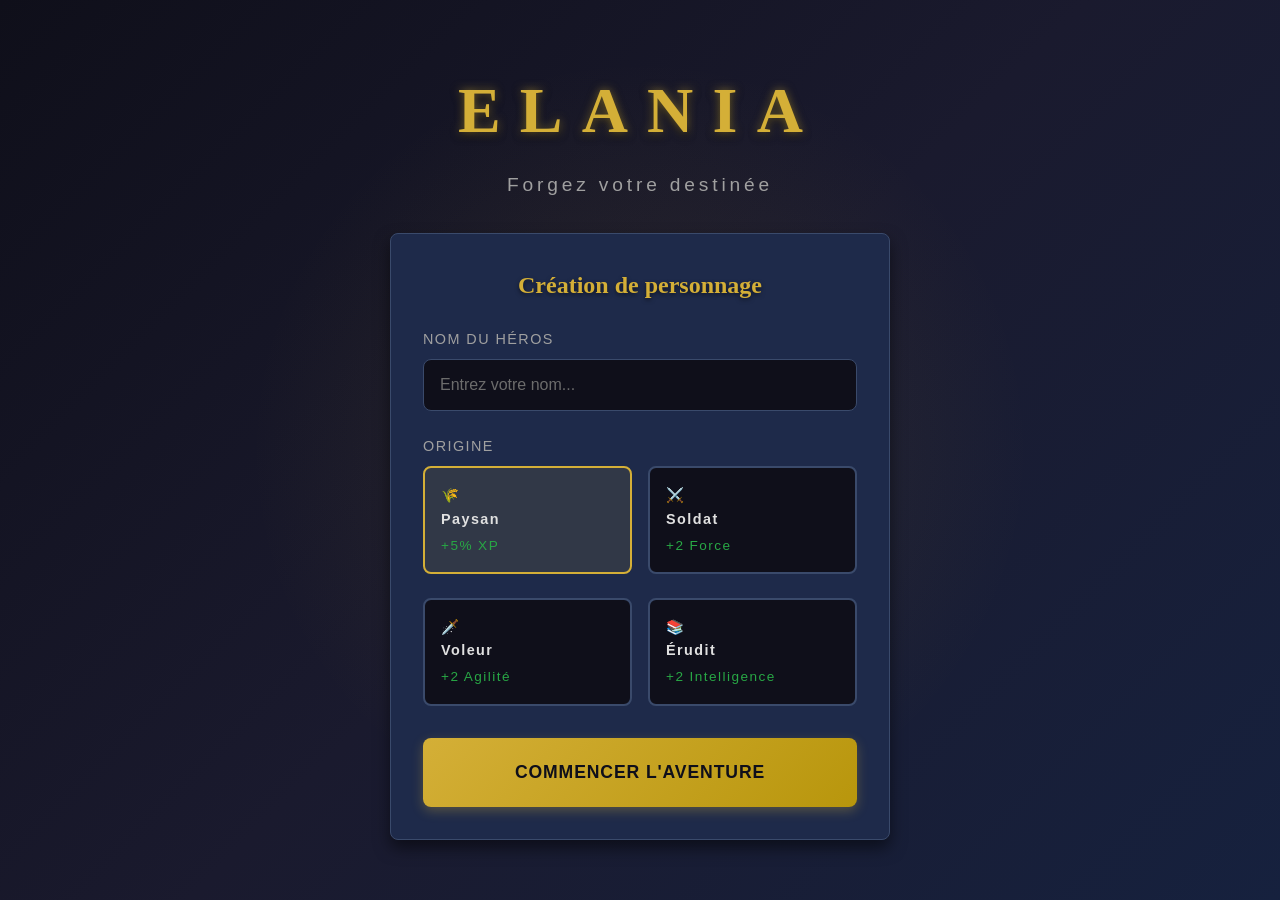
<file: index.html>
<!DOCTYPE html>
<html lang="fr">
<head>
  <meta charset="UTF-8">
  <meta name="viewport" content="width=device-width, initial-scale=1.0">
  <title>Elania - RPG Fantasy</title>
  <link rel="stylesheet" href="css/style.css">
  <link rel="stylesheet" href="css/components.css">
</head>
<body>
  <div class="title-screen">
    <h1 class="game-logo">ELANIA</h1>
    <p class="game-subtitle">Forgez votre destinée</p>

    <form class="creation-form" id="creation-form">
      <h3 class="text-center mb-3">Création de personnage</h3>

      <div class="form-group">
        <label for="character-name">Nom du héros</label>
        <input
          type="text"
          id="character-name"
          name="characterName"
          placeholder="Entrez votre nom..."
          maxlength="20"
          required
          autocomplete="off"
        >
      </div>

      <div class="form-group">
        <label>Origine</label>
        <div class="origin-options" id="origin-options">
          <!-- Les options seront générées par JavaScript -->
        </div>
      </div>

      <button type="submit" class="btn btn-primary btn-block btn-lg">
        Commencer l'aventure
      </button>
    </form>

    <p class="text-muted mt-3" id="existing-char-info" style="display: none;">
      <a href="game.html">Continuer avec votre personnage existant</a>
    </p>
  </div>

  <!-- Scripts -->
  <script src="js/utils/helpers.js"></script>
  <script src="js/utils/storage.js"></script>
  <script src="js/data/items.js"></script>
  <script src="js/data/sets.js"></script>
  <script src="js/systems/character.js"></script>
  <script src="js/systems/inventory.js"></script>
  <script src="js/systems/loot.js"></script>

  <script>
    // Générer les options d'origine
    function renderOriginOptions() {
      const container = document.getElementById('origin-options');
      let html = '';

      for (const [id, origin] of Object.entries(ORIGINS)) {
        html += `
          <div class="origin-option">
            <input
              type="radio"
              id="origin-${id}"
              name="origin"
              value="${id}"
              ${id === 'peasant' ? 'checked' : ''}
            >
            <label for="origin-${id}">
              <span class="origin-icon">${origin.icon}</span>
              <span class="origin-name">${origin.name}</span>
              <span class="origin-bonus">${origin.bonusText}</span>
            </label>
          </div>
        `;
      }

      container.innerHTML = html;
    }

    // Vérifier si un personnage existe déjà
    function checkExistingCharacter() {
      if (hasCharacter()) {
        document.getElementById('existing-char-info').style.display = 'block';
      }
    }

    // Gérer la soumission du formulaire
    function handleFormSubmit(e) {
      e.preventDefault();

      const name = document.getElementById('character-name').value.trim();
      const origin = document.querySelector('input[name="origin"]:checked')?.value || 'peasant';

      if (!name) {
        alert('Veuillez entrer un nom pour votre personnage.');
        return;
      }

      if (name.length < 2) {
        alert('Le nom doit contenir au moins 2 caractères.');
        return;
      }

      // Créer le personnage
      const character = createCharacter(name, origin);
      saveCharacter(character);

      // Initialiser l'inventaire vide
      Storage.saveInventory([]);
      Storage.saveEquipment({});

      // Donner un item de départ basé sur l'origine
      const starterItems = {
        peasant: { slot: 'chest', name: 'Tunique de paysan' },
        soldier: { slot: 'mainHand', name: 'Épée rouillée' },
        thief: { slot: 'mainHand', name: 'Dague émoussée' },
        scholar: { slot: 'mainHand', name: 'Bâton de novice' }
      };

      const starter = starterItems[origin];
      if (starter) {
        const item = generateItem(starter.slot, 1, 'common');
        if (item) {
          addToInventory(item);
        }
      }

      // Rediriger vers le jeu
      window.location.href = 'game.html';
    }

    // Initialisation
    document.addEventListener('DOMContentLoaded', () => {
      renderOriginOptions();
      checkExistingCharacter();

      document.getElementById('creation-form').addEventListener('submit', handleFormSubmit);
    });
  </script>
</body>
</html>
</file>
<file: css/style.css>
/* ==============================================
   ELANIA RPG - Styles Globaux
   ============================================== */

/* Variables CSS */
:root {
  /* Couleurs principales */
  --bg-primary: #1a1a2e;
  --bg-secondary: #16213e;
  --bg-tertiary: #0f0f1a;
  --bg-card: #1e2a4a;
  --bg-hover: #243152;

  /* Accents */
  --accent-gold: #d4af37;
  --accent-gold-light: #f4d160;
  --accent-gold-dark: #b8960c;

  /* Texte */
  --text-primary: #e0e0e0;
  --text-secondary: #a0a0a0;
  --text-muted: #6c6c6c;

  /* États */
  --danger: #dc3545;
  --success: #28a745;
  --warning: #ffc107;
  --info: #17a2b8;

  /* Couleurs de rareté */
  --rarity-common: #9d9d9d;
  --rarity-uncommon: #1eff00;
  --rarity-rare: #0070dd;
  --rarity-epic: #a335ee;
  --rarity-legendary: #ff8000;
  --rarity-mythic: #e6cc80;

  /* Typographie */
  --font-main: 'Segoe UI', Tahoma, Geneva, Verdana, sans-serif;
  --font-display: Georgia, 'Times New Roman', serif;

  /* Espacement */
  --spacing-xs: 0.25rem;
  --spacing-sm: 0.5rem;
  --spacing-md: 1rem;
  --spacing-lg: 1.5rem;
  --spacing-xl: 2rem;

  /* Bordures */
  --border-radius: 8px;
  --border-color: #3a4a6b;

  /* Ombres */
  --shadow-sm: 0 2px 4px rgba(0, 0, 0, 0.3);
  --shadow-md: 0 4px 8px rgba(0, 0, 0, 0.4);
  --shadow-lg: 0 8px 16px rgba(0, 0, 0, 0.5);

  /* Transitions */
  --transition-fast: 0.15s ease;
  --transition-normal: 0.3s ease;
}

/* Reset & Base */
*, *::before, *::after {
  box-sizing: border-box;
  margin: 0;
  padding: 0;
}

html {
  font-size: 16px;
  scroll-behavior: smooth;
}

body {
  font-family: var(--font-main);
  background: linear-gradient(135deg, var(--bg-tertiary) 0%, var(--bg-primary) 50%, var(--bg-secondary) 100%);
  color: var(--text-primary);
  min-height: 100vh;
  line-height: 1.6;
}

/* Liens */
a {
  color: var(--accent-gold);
  text-decoration: none;
  transition: color var(--transition-fast);
}

a:hover {
  color: var(--accent-gold-light);
}

/* Titres */
h1, h2, h3, h4, h5, h6 {
  font-family: var(--font-display);
  color: var(--accent-gold);
  margin-bottom: var(--spacing-md);
  text-shadow: 0 2px 4px rgba(0, 0, 0, 0.5);
}

h1 { font-size: 2.5rem; }
h2 { font-size: 2rem; }
h3 { font-size: 1.5rem; }
h4 { font-size: 1.25rem; }

/* Utilitaires */
.text-center { text-align: center; }
.text-gold { color: var(--accent-gold); }
.text-muted { color: var(--text-muted); }

.mt-1 { margin-top: var(--spacing-sm); }
.mt-2 { margin-top: var(--spacing-md); }
.mt-3 { margin-top: var(--spacing-lg); }
.mb-1 { margin-bottom: var(--spacing-sm); }
.mb-2 { margin-bottom: var(--spacing-md); }
.mb-3 { margin-bottom: var(--spacing-lg); }

/* Container */
.container {
  width: 100%;
  max-width: 1200px;
  margin: 0 auto;
  padding: 0 var(--spacing-md);
}

/* Grille flexible */
.flex { display: flex; }
.flex-center { justify-content: center; align-items: center; }
.flex-between { justify-content: space-between; }
.flex-column { flex-direction: column; }
.gap-1 { gap: var(--spacing-sm); }
.gap-2 { gap: var(--spacing-md); }
.gap-3 { gap: var(--spacing-lg); }

/* Scrollbar personnalisée */
::-webkit-scrollbar {
  width: 8px;
  height: 8px;
}

::-webkit-scrollbar-track {
  background: var(--bg-tertiary);
}

::-webkit-scrollbar-thumb {
  background: var(--border-color);
  border-radius: 4px;
}

::-webkit-scrollbar-thumb:hover {
  background: var(--accent-gold-dark);
}

/* Écran titre spécifique */
.title-screen {
  min-height: 100vh;
  display: flex;
  flex-direction: column;
  justify-content: center;
  align-items: center;
  padding: var(--spacing-xl);
  background:
    radial-gradient(circle at 50% 50%, rgba(212, 175, 55, 0.1) 0%, transparent 50%),
    linear-gradient(135deg, var(--bg-tertiary) 0%, var(--bg-primary) 50%, var(--bg-secondary) 100%);
}

.game-logo {
  font-family: var(--font-display);
  font-size: 4rem;
  color: var(--accent-gold);
  text-shadow:
    0 0 10px rgba(212, 175, 55, 0.5),
    0 4px 8px rgba(0, 0, 0, 0.5);
  letter-spacing: 0.3em;
  margin-bottom: var(--spacing-sm);
  animation: glow 3s ease-in-out infinite;
}

.game-subtitle {
  font-size: 1.2rem;
  color: var(--text-secondary);
  letter-spacing: 0.2em;
  margin-bottom: var(--spacing-xl);
}

@keyframes glow {
  0%, 100% { text-shadow: 0 0 10px rgba(212, 175, 55, 0.5), 0 4px 8px rgba(0, 0, 0, 0.5); }
  50% { text-shadow: 0 0 20px rgba(212, 175, 55, 0.8), 0 4px 8px rgba(0, 0, 0, 0.5); }
}

/* Formulaire de création */
.creation-form {
  background: var(--bg-card);
  border: 1px solid var(--border-color);
  border-radius: var(--border-radius);
  padding: var(--spacing-xl);
  width: 100%;
  max-width: 500px;
  box-shadow: var(--shadow-lg);
}

.form-group {
  margin-bottom: var(--spacing-lg);
}

.form-group label {
  display: block;
  margin-bottom: var(--spacing-sm);
  color: var(--text-secondary);
  font-size: 0.9rem;
  text-transform: uppercase;
  letter-spacing: 0.1em;
}

.form-group input[type="text"] {
  width: 100%;
  padding: var(--spacing-md);
  background: var(--bg-tertiary);
  border: 1px solid var(--border-color);
  border-radius: var(--border-radius);
  color: var(--text-primary);
  font-size: 1rem;
  transition: border-color var(--transition-fast), box-shadow var(--transition-fast);
}

.form-group input[type="text"]:focus {
  outline: none;
  border-color: var(--accent-gold);
  box-shadow: 0 0 0 3px rgba(212, 175, 55, 0.2);
}

.form-group input[type="text"]::placeholder {
  color: var(--text-muted);
}

/* Options d'origine */
.origin-options {
  display: grid;
  grid-template-columns: repeat(2, 1fr);
  gap: var(--spacing-md);
}

.origin-option {
  position: relative;
}

.origin-option input[type="radio"] {
  position: absolute;
  opacity: 0;
  width: 0;
  height: 0;
}

.origin-option label {
  display: flex;
  flex-direction: column;
  padding: var(--spacing-md);
  background: var(--bg-tertiary);
  border: 2px solid var(--border-color);
  border-radius: var(--border-radius);
  cursor: pointer;
  transition: all var(--transition-fast);
  text-transform: none;
}

.origin-option label:hover {
  border-color: var(--accent-gold-dark);
  background: var(--bg-hover);
}

.origin-option input[type="radio"]:checked + label {
  border-color: var(--accent-gold);
  background: rgba(212, 175, 55, 0.1);
}

.origin-name {
  font-weight: bold;
  color: var(--text-primary);
  margin-bottom: var(--spacing-xs);
}

.origin-bonus {
  font-size: 0.85rem;
  color: var(--success);
}

/* Responsive mobile */
@media (max-width: 480px) {
  .game-logo {
    font-size: 2.5rem;
    letter-spacing: 0.2em;
  }

  .game-subtitle {
    font-size: 1rem;
  }

  .creation-form {
    padding: var(--spacing-lg);
  }

  .origin-options {
    grid-template-columns: 1fr;
  }
}
</file>
<file: css/components.css>
/* ==============================================
   ELANIA RPG - Composants UI
   ============================================== */

/* ==============================================
   BOUTONS
   ============================================== */

.btn {
  display: inline-flex;
  align-items: center;
  justify-content: center;
  gap: var(--spacing-sm);
  padding: var(--spacing-md) var(--spacing-lg);
  font-family: var(--font-main);
  font-size: 1rem;
  font-weight: 600;
  text-transform: uppercase;
  letter-spacing: 0.05em;
  border: none;
  border-radius: var(--border-radius);
  cursor: pointer;
  transition: all var(--transition-fast);
  text-decoration: none;
}

.btn:disabled {
  opacity: 0.5;
  cursor: not-allowed;
}

/* Bouton principal (doré) */
.btn-primary {
  background: linear-gradient(135deg, var(--accent-gold) 0%, var(--accent-gold-dark) 100%);
  color: var(--bg-tertiary);
  box-shadow: 0 4px 12px rgba(212, 175, 55, 0.3);
}

.btn-primary:hover:not(:disabled) {
  background: linear-gradient(135deg, var(--accent-gold-light) 0%, var(--accent-gold) 100%);
  box-shadow: 0 6px 16px rgba(212, 175, 55, 0.4);
  transform: translateY(-2px);
}

.btn-primary:active:not(:disabled) {
  transform: translateY(0);
  box-shadow: 0 2px 8px rgba(212, 175, 55, 0.3);
}

/* Bouton secondaire */
.btn-secondary {
  background: var(--bg-tertiary);
  color: var(--text-primary);
  border: 1px solid var(--border-color);
}

.btn-secondary:hover:not(:disabled) {
  background: var(--bg-hover);
  border-color: var(--accent-gold-dark);
}

/* Bouton danger */
.btn-danger {
  background: var(--danger);
  color: white;
}

.btn-danger:hover:not(:disabled) {
  background: #c82333;
}

/* Bouton succès */
.btn-success {
  background: var(--success);
  color: white;
}

.btn-success:hover:not(:disabled) {
  background: #218838;
}

/* Tailles de boutons */
.btn-sm {
  padding: var(--spacing-sm) var(--spacing-md);
  font-size: 0.85rem;
}

.btn-lg {
  padding: var(--spacing-lg) var(--spacing-xl);
  font-size: 1.1rem;
}

.btn-block {
  width: 100%;
}

/* ==============================================
   CARDS
   ============================================== */

.card {
  background: var(--bg-card);
  border: 1px solid var(--border-color);
  border-radius: var(--border-radius);
  padding: var(--spacing-lg);
  box-shadow: var(--shadow-md);
  transition: all var(--transition-normal);
}

.card-clickable {
  cursor: pointer;
}

.card-clickable:hover {
  border-color: var(--accent-gold-dark);
  box-shadow: var(--shadow-lg);
  transform: translateY(-2px);
}

.card-header {
  display: flex;
  justify-content: space-between;
  align-items: center;
  padding-bottom: var(--spacing-md);
  margin-bottom: var(--spacing-md);
  border-bottom: 1px solid var(--border-color);
}

.card-title {
  font-family: var(--font-display);
  font-size: 1.25rem;
  color: var(--accent-gold);
  margin: 0;
}

.card-body {
  color: var(--text-secondary);
}

.card-footer {
  padding-top: var(--spacing-md);
  margin-top: var(--spacing-md);
  border-top: 1px solid var(--border-color);
}

/* ==============================================
   MODALS
   ============================================== */

.modal-overlay {
  position: fixed;
  top: 0;
  left: 0;
  width: 100%;
  height: 100%;
  background: rgba(0, 0, 0, 0.8);
  display: flex;
  justify-content: center;
  align-items: center;
  z-index: 1000;
  opacity: 0;
  visibility: hidden;
  transition: all var(--transition-normal);
}

.modal-overlay.active {
  opacity: 1;
  visibility: visible;
}

.modal {
  background: var(--bg-card);
  border: 1px solid var(--border-color);
  border-radius: var(--border-radius);
  width: 90%;
  max-width: 600px;
  max-height: 90vh;
  overflow-y: auto;
  box-shadow: var(--shadow-lg);
  transform: scale(0.9);
  transition: transform var(--transition-normal);
}

.modal-overlay.active .modal {
  transform: scale(1);
}

.modal-header {
  display: flex;
  justify-content: space-between;
  align-items: center;
  padding: var(--spacing-lg);
  border-bottom: 1px solid var(--border-color);
}

.modal-title {
  font-family: var(--font-display);
  font-size: 1.5rem;
  color: var(--accent-gold);
  margin: 0;
}

.modal-close {
  background: none;
  border: none;
  color: var(--text-secondary);
  font-size: 1.5rem;
  cursor: pointer;
  padding: var(--spacing-sm);
  line-height: 1;
  transition: color var(--transition-fast);
}

.modal-close:hover {
  color: var(--danger);
}

.modal-body {
  padding: var(--spacing-lg);
}

.modal-footer {
  display: flex;
  justify-content: flex-end;
  gap: var(--spacing-md);
  padding: var(--spacing-lg);
  border-top: 1px solid var(--border-color);
}

/* ==============================================
   BARRES DE PROGRESSION
   ============================================== */

.progress-bar {
  width: 100%;
  height: 20px;
  background: var(--bg-tertiary);
  border-radius: 10px;
  overflow: hidden;
  position: relative;
}

.progress-fill {
  height: 100%;
  background: linear-gradient(90deg, var(--accent-gold-dark), var(--accent-gold));
  transition: width var(--transition-normal);
  position: relative;
}

.progress-fill::after {
  content: '';
  position: absolute;
  top: 0;
  left: 0;
  right: 0;
  bottom: 0;
  background: linear-gradient(
    90deg,
    transparent 0%,
    rgba(255, 255, 255, 0.2) 50%,
    transparent 100%
  );
  animation: shimmer 2s infinite;
}

@keyframes shimmer {
  0% { transform: translateX(-100%); }
  100% { transform: translateX(100%); }
}

.progress-text {
  position: absolute;
  top: 50%;
  left: 50%;
  transform: translate(-50%, -50%);
  font-size: 0.75rem;
  font-weight: bold;
  color: white;
  text-shadow: 0 1px 2px rgba(0, 0, 0, 0.5);
}

/* Barre de vie */
.health-bar .progress-fill {
  background: linear-gradient(90deg, #c0392b, #e74c3c);
}

/* Barre d'expérience */
.xp-bar .progress-fill {
  background: linear-gradient(90deg, #2980b9, #3498db);
}

/* ==============================================
   BADGES & TAGS
   ============================================== */

.badge {
  display: inline-block;
  padding: var(--spacing-xs) var(--spacing-sm);
  font-size: 0.75rem;
  font-weight: bold;
  text-transform: uppercase;
  border-radius: 4px;
  letter-spacing: 0.05em;
}

.badge-level {
  background: var(--accent-gold);
  color: var(--bg-tertiary);
}

/* Badges de rareté */
.badge-common { background: var(--rarity-common); color: white; }
.badge-uncommon { background: var(--rarity-uncommon); color: var(--bg-tertiary); }
.badge-rare { background: var(--rarity-rare); color: white; }
.badge-epic { background: var(--rarity-epic); color: white; }
.badge-legendary { background: var(--rarity-legendary); color: var(--bg-tertiary); }
.badge-mythic { background: var(--rarity-mythic); color: var(--bg-tertiary); }

/* ==============================================
   STATS DISPLAY
   ============================================== */

.stat-row {
  display: flex;
  justify-content: space-between;
  align-items: center;
  padding: var(--spacing-sm) 0;
  border-bottom: 1px solid rgba(255, 255, 255, 0.05);
}

.stat-row:last-child {
  border-bottom: none;
}

.stat-name {
  color: var(--text-secondary);
  font-size: 0.9rem;
}

.stat-value {
  color: var(--text-primary);
  font-weight: bold;
}

.stat-value.positive {
  color: var(--success);
}

.stat-value.negative {
  color: var(--danger);
}

/* ==============================================
   TOOLTIPS
   ============================================== */

.tooltip {
  position: absolute;
  background: var(--bg-tertiary);
  border: 1px solid var(--border-color);
  border-radius: var(--border-radius);
  padding: var(--spacing-md);
  z-index: 100;
  box-shadow: var(--shadow-lg);
  pointer-events: none;
  opacity: 0;
  transition: opacity var(--transition-fast);
  min-width: 200px;
  max-width: 300px;
}

.tooltip.visible {
  opacity: 1;
}

.tooltip-title {
  font-weight: bold;
  margin-bottom: var(--spacing-sm);
}

.tooltip-desc {
  font-size: 0.85rem;
  color: var(--text-secondary);
}

/* ==============================================
   NOTIFICATIONS / TOASTS
   ============================================== */

.toast-container {
  position: fixed;
  top: var(--spacing-lg);
  right: var(--spacing-lg);
  z-index: 2000;
  display: flex;
  flex-direction: column;
  gap: var(--spacing-sm);
}

.toast {
  background: var(--bg-card);
  border: 1px solid var(--border-color);
  border-radius: var(--border-radius);
  padding: var(--spacing-md) var(--spacing-lg);
  box-shadow: var(--shadow-lg);
  display: flex;
  align-items: center;
  gap: var(--spacing-md);
  animation: slideIn 0.3s ease;
  min-width: 250px;
}

.toast.success { border-left: 4px solid var(--success); }
.toast.error { border-left: 4px solid var(--danger); }
.toast.warning { border-left: 4px solid var(--warning); }
.toast.info { border-left: 4px solid var(--info); }

.toast-icon {
  font-size: 1.25rem;
}

.toast-message {
  flex: 1;
  color: var(--text-primary);
}

@keyframes slideIn {
  from {
    transform: translateX(100%);
    opacity: 0;
  }
  to {
    transform: translateX(0);
    opacity: 1;
  }
}

@keyframes slideOut {
  from {
    transform: translateX(0);
    opacity: 1;
  }
  to {
    transform: translateX(100%);
    opacity: 0;
  }
}

.toast.hiding {
  animation: slideOut 0.3s ease forwards;
}

/* ==============================================
   RESPONSIVE
   ============================================== */

@media (max-width: 480px) {
  .modal {
    width: 95%;
    max-height: 85vh;
  }

  .btn {
    padding: var(--spacing-sm) var(--spacing-md);
  }

  .toast-container {
    top: var(--spacing-sm);
    right: var(--spacing-sm);
    left: var(--spacing-sm);
  }

  .toast {
    min-width: auto;
  }
}
</file>
<file: css/game.css>
/* ==============================================
   ELANIA RPG - Styles du Jeu
   ============================================== */

/* ==============================================
   LAYOUT PRINCIPAL
   ============================================== */

.game-container {
  min-height: 100vh;
  display: flex;
  flex-direction: column;
}

/* Header */
.game-header {
  background: var(--bg-tertiary);
  border-bottom: 2px solid var(--accent-gold-dark);
  padding: var(--spacing-md) var(--spacing-lg);
  display: flex;
  justify-content: space-between;
  align-items: center;
  position: sticky;
  top: 0;
  z-index: 100;
}

.game-header .logo {
  font-family: var(--font-display);
  font-size: 1.5rem;
  color: var(--accent-gold);
  text-shadow: 0 0 10px rgba(212, 175, 55, 0.3);
}

.header-info {
  display: flex;
  align-items: center;
  gap: var(--spacing-lg);
}

.gold-display {
  display: flex;
  align-items: center;
  gap: var(--spacing-sm);
  color: var(--accent-gold);
  font-weight: bold;
}

.gold-icon {
  font-size: 1.2rem;
}

.settings-btn {
  background: none;
  border: none;
  color: var(--text-secondary);
  font-size: 1.5rem;
  cursor: pointer;
  padding: var(--spacing-sm);
  transition: color var(--transition-fast);
}

.settings-btn:hover {
  color: var(--accent-gold);
}

/* Navigation */
.game-nav {
  background: var(--bg-secondary);
  border-bottom: 1px solid var(--border-color);
  display: flex;
  overflow-x: auto;
}

.nav-btn {
  flex: 1;
  min-width: 100px;
  padding: var(--spacing-md) var(--spacing-lg);
  background: none;
  border: none;
  color: var(--text-secondary);
  font-size: 0.9rem;
  font-weight: 600;
  text-transform: uppercase;
  letter-spacing: 0.05em;
  cursor: pointer;
  transition: all var(--transition-fast);
  position: relative;
}

.nav-btn:hover {
  color: var(--text-primary);
  background: rgba(255, 255, 255, 0.05);
}

.nav-btn.active {
  color: var(--accent-gold);
  background: rgba(212, 175, 55, 0.1);
}

.nav-btn.active::after {
  content: '';
  position: absolute;
  bottom: 0;
  left: 0;
  right: 0;
  height: 3px;
  background: var(--accent-gold);
}

/* Contenu principal */
.game-content {
  flex: 1;
  padding: var(--spacing-lg);
  overflow-y: auto;
}

.screen {
  display: none;
  animation: fadeIn 0.3s ease;
}

.screen.active {
  display: block;
}

@keyframes fadeIn {
  from { opacity: 0; transform: translateY(10px); }
  to { opacity: 1; transform: translateY(0); }
}

/* ==============================================
   ÉCRAN PERSONNAGE
   ============================================== */

.character-screen {
  display: grid;
  grid-template-columns: 1fr 1fr;
  gap: var(--spacing-lg);
  max-width: 1000px;
  margin: 0 auto;
}

/* Section Stats */
.stats-section {
  display: flex;
  flex-direction: column;
  gap: var(--spacing-md);
}

.character-header {
  display: flex;
  align-items: center;
  gap: var(--spacing-lg);
  margin-bottom: var(--spacing-md);
}

.character-avatar {
  width: 80px;
  height: 80px;
  background: var(--bg-tertiary);
  border: 3px solid var(--accent-gold);
  border-radius: 50%;
  display: flex;
  align-items: center;
  justify-content: center;
  font-size: 2.5rem;
}

.character-info h2 {
  margin-bottom: var(--spacing-xs);
  font-size: 1.5rem;
}

.character-level {
  display: flex;
  align-items: center;
  gap: var(--spacing-sm);
}

.level-badge {
  background: var(--accent-gold);
  color: var(--bg-tertiary);
  padding: var(--spacing-xs) var(--spacing-sm);
  border-radius: 4px;
  font-weight: bold;
  font-size: 0.85rem;
}

.character-origin {
  color: var(--text-secondary);
  font-size: 0.9rem;
}

/* Barres de ressources */
.resource-bars {
  display: flex;
  flex-direction: column;
  gap: var(--spacing-sm);
}

.resource-bar {
  display: flex;
  flex-direction: column;
  gap: var(--spacing-xs);
}

.resource-label {
  display: flex;
  justify-content: space-between;
  font-size: 0.85rem;
}

.resource-name {
  color: var(--text-secondary);
}

.resource-value {
  color: var(--text-primary);
  font-weight: bold;
}

/* Stats principales */
.main-stats {
  display: grid;
  grid-template-columns: repeat(2, 1fr);
  gap: var(--spacing-md);
}

.stat-box {
  background: var(--bg-tertiary);
  border: 1px solid var(--border-color);
  border-radius: var(--border-radius);
  padding: var(--spacing-md);
  text-align: center;
  transition: all var(--transition-fast);
}

.stat-box:hover {
  border-color: var(--accent-gold-dark);
}

.stat-box .stat-name {
  display: block;
  font-size: 0.8rem;
  text-transform: uppercase;
  color: var(--text-secondary);
  margin-bottom: var(--spacing-xs);
}

.stat-box .stat-value {
  font-size: 1.5rem;
  color: var(--accent-gold);
  font-weight: bold;
}

.stat-box .stat-base {
  font-size: 0.75rem;
  color: var(--text-muted);
}

/* Points de stats disponibles */
.stat-points-available {
  background: linear-gradient(135deg, rgba(212, 175, 55, 0.2), rgba(212, 175, 55, 0.1));
  border: 1px solid var(--accent-gold);
  border-radius: var(--border-radius);
  padding: var(--spacing-md);
  text-align: center;
}

.stat-points-available span {
  color: var(--accent-gold);
  font-size: 1.25rem;
  font-weight: bold;
}

.stat-controls {
  display: flex;
  align-items: center;
  gap: var(--spacing-sm);
  margin-top: var(--spacing-sm);
}

.stat-btn {
  width: 28px;
  height: 28px;
  border-radius: 50%;
  border: 1px solid var(--border-color);
  background: var(--bg-card);
  color: var(--text-primary);
  font-size: 1rem;
  cursor: pointer;
  display: flex;
  align-items: center;
  justify-content: center;
  transition: all var(--transition-fast);
}

.stat-btn:hover:not(:disabled) {
  background: var(--accent-gold);
  color: var(--bg-tertiary);
  border-color: var(--accent-gold);
}

.stat-btn:disabled {
  opacity: 0.3;
  cursor: not-allowed;
}

/* Stats dérivées */
.derived-stats {
  display: grid;
  grid-template-columns: repeat(2, 1fr);
  gap: var(--spacing-sm);
}

.derived-stat {
  display: flex;
  justify-content: space-between;
  padding: var(--spacing-sm);
  background: rgba(0, 0, 0, 0.2);
  border-radius: 4px;
}

.derived-stat .stat-name {
  font-size: 0.8rem;
}

.derived-stat .stat-value {
  font-size: 0.9rem;
}

/* ==============================================
   SECTION ÉQUIPEMENT
   ============================================== */

.equipment-section {
  display: flex;
  flex-direction: column;
  gap: var(--spacing-md);
}

.equipment-grid {
  display: grid;
  grid-template-columns: repeat(2, 1fr);
  gap: var(--spacing-md);
}

.equipment-slot {
  background: var(--bg-tertiary);
  border: 2px dashed var(--border-color);
  border-radius: var(--border-radius);
  padding: var(--spacing-md);
  min-height: 80px;
  display: flex;
  flex-direction: column;
  align-items: center;
  justify-content: center;
  cursor: pointer;
  transition: all var(--transition-fast);
  position: relative;
}

.equipment-slot:hover {
  border-color: var(--accent-gold-dark);
  background: var(--bg-hover);
}

.equipment-slot.equipped {
  border-style: solid;
  border-color: var(--border-color);
}

.equipment-slot.equipped:hover {
  border-color: var(--accent-gold);
}

.slot-label {
  font-size: 0.75rem;
  color: var(--text-muted);
  text-transform: uppercase;
  margin-bottom: var(--spacing-xs);
}

.slot-icon {
  font-size: 1.5rem;
  color: var(--text-muted);
}

.slot-item {
  text-align: center;
}

.slot-item-name {
  font-size: 0.85rem;
  font-weight: bold;
}

/* Couleurs de rareté pour les items */
.rarity-common { color: var(--rarity-common); }
.rarity-uncommon { color: var(--rarity-uncommon); }
.rarity-rare { color: var(--rarity-rare); }
.rarity-epic { color: var(--rarity-epic); }
.rarity-legendary { color: var(--rarity-legendary); }
.rarity-mythic { color: var(--rarity-mythic); }

/* ==============================================
   ÉCRAN CARTE / EXPÉDITIONS
   ============================================== */

.map-screen {
  max-width: 800px;
  margin: 0 auto;
}

.zones-list {
  display: flex;
  flex-direction: column;
  gap: var(--spacing-md);
}

.zone-card {
  display: flex;
  gap: var(--spacing-lg);
  align-items: center;
}

.zone-icon {
  width: 60px;
  height: 60px;
  background: var(--bg-tertiary);
  border: 2px solid var(--border-color);
  border-radius: var(--border-radius);
  display: flex;
  align-items: center;
  justify-content: center;
  font-size: 1.5rem;
}

.zone-info {
  flex: 1;
}

.zone-name {
  font-weight: bold;
  color: var(--text-primary);
  margin-bottom: var(--spacing-xs);
}

.zone-level {
  font-size: 0.85rem;
  color: var(--accent-gold);
}

.zone-desc {
  font-size: 0.85rem;
  color: var(--text-secondary);
  margin-top: var(--spacing-xs);
}

.zone-actions {
  display: flex;
  flex-direction: column;
  gap: var(--spacing-sm);
  align-items: flex-end;
}

.expedition-timer {
  font-size: 0.9rem;
  color: var(--warning);
  font-weight: bold;
}

/* ==============================================
   ÉCRAN ARÈNE
   ============================================== */

.arena-screen {
  max-width: 800px;
  margin: 0 auto;
}

.arena-header {
  display: flex;
  justify-content: space-between;
  align-items: center;
  margin-bottom: var(--spacing-lg);
}

.arena-points {
  display: flex;
  align-items: center;
  gap: var(--spacing-sm);
  color: var(--accent-gold);
}

.fights-remaining {
  color: var(--text-secondary);
}

.opponents-list {
  display: flex;
  flex-direction: column;
  gap: var(--spacing-md);
}

.opponent-card {
  display: flex;
  gap: var(--spacing-lg);
  align-items: center;
}

.opponent-avatar {
  width: 50px;
  height: 50px;
  background: var(--bg-tertiary);
  border: 2px solid var(--border-color);
  border-radius: 50%;
  display: flex;
  align-items: center;
  justify-content: center;
  font-size: 1.25rem;
}

.opponent-info {
  flex: 1;
}

.opponent-name {
  font-weight: bold;
  color: var(--text-primary);
}

.opponent-level {
  font-size: 0.85rem;
  color: var(--text-secondary);
}

/* ==============================================
   ÉCRAN INVENTAIRE
   ============================================== */

.inventory-screen {
  max-width: 1000px;
  margin: 0 auto;
}

.inventory-header {
  display: flex;
  justify-content: space-between;
  align-items: center;
  margin-bottom: var(--spacing-lg);
  flex-wrap: wrap;
  gap: var(--spacing-md);
}

.inventory-filters {
  display: flex;
  gap: var(--spacing-sm);
  flex-wrap: wrap;
}

.filter-btn {
  padding: var(--spacing-sm) var(--spacing-md);
  background: var(--bg-tertiary);
  border: 1px solid var(--border-color);
  border-radius: var(--border-radius);
  color: var(--text-secondary);
  font-size: 0.85rem;
  cursor: pointer;
  transition: all var(--transition-fast);
}

.filter-btn:hover {
  border-color: var(--accent-gold-dark);
  color: var(--text-primary);
}

.filter-btn.active {
  border-color: var(--accent-gold);
  color: var(--accent-gold);
  background: rgba(212, 175, 55, 0.1);
}

.inventory-grid {
  display: grid;
  grid-template-columns: repeat(auto-fill, minmax(80px, 1fr));
  gap: var(--spacing-sm);
}

.inventory-slot {
  aspect-ratio: 1;
  background: var(--bg-tertiary);
  border: 2px solid var(--border-color);
  border-radius: var(--border-radius);
  display: flex;
  align-items: center;
  justify-content: center;
  cursor: pointer;
  transition: all var(--transition-fast);
  position: relative;
}

.inventory-slot:hover {
  border-color: var(--accent-gold-dark);
  transform: scale(1.05);
}

.inventory-slot.empty {
  border-style: dashed;
  cursor: default;
}

.inventory-slot.empty:hover {
  transform: none;
}

/* Bordure de rareté */
.inventory-slot.rarity-common { border-color: var(--rarity-common); }
.inventory-slot.rarity-uncommon { border-color: var(--rarity-uncommon); }
.inventory-slot.rarity-rare { border-color: var(--rarity-rare); }
.inventory-slot.rarity-epic { border-color: var(--rarity-epic); }
.inventory-slot.rarity-legendary { border-color: var(--rarity-legendary); }
.inventory-slot.rarity-mythic { border-color: var(--rarity-mythic); }

.inventory-item-icon {
  font-size: 1.5rem;
}

/* ==============================================
   ÉCRAN DE COMBAT - REDESIGN
   ============================================== */

.combat-modal .modal {
  max-width: 750px;
  background: linear-gradient(180deg, #1a1a2e 0%, #0f0f1a 100%);
  border: 2px solid var(--accent-gold-dark);
  box-shadow: 0 0 40px rgba(212, 175, 55, 0.2);
}

.combat-modal .modal-header {
  background: linear-gradient(90deg, rgba(212, 175, 55, 0.1), transparent, rgba(212, 175, 55, 0.1));
  border-bottom: 1px solid var(--accent-gold-dark);
}

.combat-modal .modal-header .modal-title {
  font-size: 1.8rem;
  text-transform: uppercase;
  letter-spacing: 0.2em;
  text-shadow: 0 0 20px rgba(212, 175, 55, 0.5);
}

.combat-arena {
  display: flex;
  justify-content: space-between;
  align-items: center;
  gap: var(--spacing-md);
  padding: var(--spacing-xl) var(--spacing-md);
  background:
    radial-gradient(ellipse at 20% 50%, rgba(40, 167, 69, 0.1) 0%, transparent 50%),
    radial-gradient(ellipse at 80% 50%, rgba(220, 53, 69, 0.1) 0%, transparent 50%);
  border-radius: var(--border-radius);
  margin-bottom: var(--spacing-lg);
  position: relative;
}

.combat-arena::before {
  content: '';
  position: absolute;
  top: 0;
  left: 0;
  right: 0;
  bottom: 0;
  background: url("data:image/svg+xml,%3Csvg width='60' height='60' viewBox='0 0 60 60' xmlns='http://www.w3.org/2000/svg'%3E%3Cg fill='none' fill-rule='evenodd'%3E%3Cg fill='%23d4af37' fill-opacity='0.03'%3E%3Cpath d='M36 34v-4h-2v4h-4v2h4v4h2v-4h4v-2h-4zm0-30V0h-2v4h-4v2h4v4h2V6h4V4h-4zM6 34v-4H4v4H0v2h4v4h2v-4h4v-2H6zM6 4V0H4v4H0v2h4v4h2V6h4V4H6z'/%3E%3C/g%3E%3C/g%3E%3C/svg%3E");
  pointer-events: none;
  border-radius: var(--border-radius);
}

.combatant {
  flex: 1;
  text-align: center;
  padding: var(--spacing-md);
  position: relative;
  z-index: 1;
}

.combatant-avatar {
  width: 100px;
  height: 100px;
  background: radial-gradient(circle, var(--bg-secondary) 0%, var(--bg-tertiary) 100%);
  border: 4px solid var(--border-color);
  border-radius: 50%;
  margin: 0 auto var(--spacing-md);
  display: flex;
  align-items: center;
  justify-content: center;
  font-size: 3rem;
  position: relative;
  box-shadow: 0 8px 32px rgba(0, 0, 0, 0.4);
  transition: all 0.3s ease;
}

.combatant-avatar::before {
  content: '';
  position: absolute;
  top: -8px;
  left: -8px;
  right: -8px;
  bottom: -8px;
  border-radius: 50%;
  border: 2px solid transparent;
  background: linear-gradient(45deg, transparent, rgba(255,255,255,0.1), transparent) border-box;
}

.combatant.player .combatant-avatar {
  border-color: var(--success);
  box-shadow: 0 0 30px rgba(40, 167, 69, 0.4), 0 8px 32px rgba(0, 0, 0, 0.4);
}

.combatant.enemy .combatant-avatar {
  border-color: var(--danger);
  box-shadow: 0 0 30px rgba(220, 53, 69, 0.4), 0 8px 32px rgba(0, 0, 0, 0.4);
}

.combatant-name {
  font-family: var(--font-display);
  font-size: 1.2rem;
  font-weight: bold;
  margin-bottom: var(--spacing-xs);
  text-shadow: 0 2px 4px rgba(0, 0, 0, 0.5);
}

.combatant.player .combatant-name {
  color: var(--success);
}

.combatant.enemy .combatant-name {
  color: var(--danger);
}

.combatant-level {
  font-size: 0.85rem;
  color: var(--text-secondary);
  margin-bottom: var(--spacing-md);
  text-transform: uppercase;
  letter-spacing: 0.1em;
}

.combatant-health {
  position: relative;
  height: 28px;
  background: linear-gradient(180deg, #1a1a1a 0%, #0a0a0a 100%);
  border-radius: 14px;
  overflow: hidden;
  border: 2px solid #333;
  box-shadow: inset 0 2px 4px rgba(0, 0, 0, 0.5);
}

.combatant-health-fill {
  height: 100%;
  background: linear-gradient(180deg, #e74c3c 0%, #c0392b 50%, #a93226 100%);
  transition: width 0.5s ease;
  position: relative;
  border-radius: 12px;
}

.combatant-health-fill::after {
  content: '';
  position: absolute;
  top: 2px;
  left: 4px;
  right: 4px;
  height: 6px;
  background: linear-gradient(180deg, rgba(255,255,255,0.4) 0%, transparent 100%);
  border-radius: 4px;
}

.combatant-health-text {
  position: absolute;
  top: 50%;
  left: 50%;
  transform: translate(-50%, -50%);
  font-size: 0.8rem;
  font-weight: bold;
  color: white;
  text-shadow: 0 1px 3px rgba(0, 0, 0, 0.8);
  z-index: 1;
}

.vs-separator {
  font-family: var(--font-display);
  font-size: 2.5rem;
  font-weight: bold;
  color: var(--accent-gold);
  text-shadow:
    0 0 20px rgba(212, 175, 55, 0.8),
    0 0 40px rgba(212, 175, 55, 0.4);
  animation: vsPulse 2s ease-in-out infinite;
  padding: 0 var(--spacing-md);
}

@keyframes vsPulse {
  0%, 100% {
    transform: scale(1);
    text-shadow: 0 0 20px rgba(212, 175, 55, 0.8), 0 0 40px rgba(212, 175, 55, 0.4);
  }
  50% {
    transform: scale(1.1);
    text-shadow: 0 0 30px rgba(212, 175, 55, 1), 0 0 60px rgba(212, 175, 55, 0.6);
  }
}

.combat-log {
  background: linear-gradient(180deg, rgba(0,0,0,0.4) 0%, rgba(0,0,0,0.6) 100%);
  border: 1px solid var(--border-color);
  border-radius: var(--border-radius);
  height: 180px;
  overflow-y: auto;
  padding: var(--spacing-md);
  font-family: 'Courier New', monospace;
  font-size: 0.85rem;
  line-height: 1.6;
}

.combat-log-entry {
  padding: var(--spacing-sm) var(--spacing-md);
  margin-bottom: var(--spacing-xs);
  border-radius: 4px;
  background: rgba(255, 255, 255, 0.02);
  border-left: 3px solid transparent;
  animation: logSlideIn 0.3s ease;
}

@keyframes logSlideIn {
  from {
    opacity: 0;
    transform: translateX(-10px);
  }
  to {
    opacity: 1;
    transform: translateX(0);
  }
}

.combat-log-entry.player-action {
  color: #7dcea0;
  border-left-color: var(--success);
  background: rgba(40, 167, 69, 0.1);
}

.combat-log-entry.enemy-action {
  color: #f1948a;
  border-left-color: var(--danger);
  background: rgba(220, 53, 69, 0.1);
}

.combat-log-entry.critical {
  color: var(--accent-gold-light);
  border-left-color: var(--accent-gold);
  background: rgba(212, 175, 55, 0.15);
  font-weight: bold;
  text-shadow: 0 0 10px rgba(212, 175, 55, 0.5);
}

.combat-log-entry.dodge {
  color: var(--info);
  border-left-color: var(--info);
  background: rgba(23, 162, 184, 0.1);
  font-style: italic;
}

.combat-result {
  text-align: center;
  padding: var(--spacing-xl);
  animation: resultFadeIn 0.5s ease;
}

@keyframes resultFadeIn {
  from {
    opacity: 0;
    transform: scale(0.9);
  }
  to {
    opacity: 1;
    transform: scale(1);
  }
}

.combat-result h3 {
  font-family: var(--font-display);
  font-size: 2.5rem;
  margin-bottom: var(--spacing-lg);
  text-transform: uppercase;
  letter-spacing: 0.15em;
}

.combat-result.victory h3 {
  color: var(--success);
  text-shadow: 0 0 30px rgba(40, 167, 69, 0.6);
  animation: victoryGlow 1.5s ease-in-out infinite;
}

@keyframes victoryGlow {
  0%, 100% { text-shadow: 0 0 30px rgba(40, 167, 69, 0.6); }
  50% { text-shadow: 0 0 50px rgba(40, 167, 69, 0.9), 0 0 80px rgba(40, 167, 69, 0.4); }
}

.combat-result.defeat h3 {
  color: var(--danger);
  text-shadow: 0 0 30px rgba(220, 53, 69, 0.6);
}

.combat-rewards {
  display: flex;
  justify-content: center;
  gap: var(--spacing-lg);
  flex-wrap: wrap;
  margin-top: var(--spacing-lg);
}

.reward-item {
  display: flex;
  align-items: center;
  gap: var(--spacing-sm);
  padding: var(--spacing-md) var(--spacing-lg);
  background: linear-gradient(135deg, rgba(212, 175, 55, 0.1) 0%, rgba(212, 175, 55, 0.05) 100%);
  border: 1px solid var(--accent-gold-dark);
  border-radius: var(--border-radius);
  font-weight: bold;
  animation: rewardPop 0.5s ease;
}

@keyframes rewardPop {
  0% { transform: scale(0); opacity: 0; }
  70% { transform: scale(1.1); }
  100% { transform: scale(1); opacity: 1; }
}

.reward-item span:first-child {
  font-size: 1.5rem;
}

.combat-loot {
  display: flex;
  justify-content: center;
  gap: var(--spacing-md);
  flex-wrap: wrap;
  margin-top: var(--spacing-lg);
}

.combat-loot .reward-item {
  border-width: 2px;
  padding: var(--spacing-sm) var(--spacing-md);
}

.combat-modal .modal-footer {
  background: linear-gradient(180deg, transparent, rgba(0,0,0,0.3));
  border-top: 1px solid var(--border-color);
  padding: var(--spacing-lg);
  display: flex;
  flex-direction: column;
  align-items: center;
  gap: var(--spacing-md);
}

/* ==============================================
   SYSTÈME DE COMPÉTENCES - COMBAT INTERACTIF
   ============================================== */

.combat-mana-bar {
  width: 100%;
  max-width: 300px;
  margin-bottom: var(--spacing-md);
}

.mana-label {
  font-size: 0.85rem;
  color: var(--info);
  margin-bottom: var(--spacing-xs);
  text-align: center;
  font-weight: bold;
}

.mana-progress {
  height: 12px;
  background: linear-gradient(180deg, #1a1a2e 0%, #0f0f1a 100%);
  border-radius: 6px;
  overflow: hidden;
  border: 1px solid #3a3a5a;
  box-shadow: inset 0 1px 3px rgba(0, 0, 0, 0.4);
}

.mana-fill {
  height: 100%;
  background: linear-gradient(180deg, #5dade2 0%, #3498db 50%, #2980b9 100%);
  border-radius: 5px;
  transition: width 0.3s ease;
  position: relative;
}

.mana-fill::after {
  content: '';
  position: absolute;
  top: 1px;
  left: 3px;
  right: 3px;
  height: 3px;
  background: linear-gradient(180deg, rgba(255,255,255,0.5) 0%, transparent 100%);
  border-radius: 3px;
}

.skill-buttons {
  display: flex;
  flex-wrap: wrap;
  gap: var(--spacing-sm);
  justify-content: center;
  width: 100%;
}

.skill-btn {
  display: flex;
  flex-direction: column;
  align-items: center;
  gap: var(--spacing-xs);
  padding: var(--spacing-md) var(--spacing-lg);
  min-width: 90px;
  background: linear-gradient(180deg, #2a2a4a 0%, #1a1a2e 100%);
  border: 2px solid var(--accent-gold-dark);
  border-radius: var(--border-radius);
  color: var(--text-primary);
  cursor: pointer;
  transition: all 0.2s ease;
  position: relative;
  overflow: hidden;
}

.skill-btn::before {
  content: '';
  position: absolute;
  top: 0;
  left: 0;
  right: 0;
  height: 50%;
  background: linear-gradient(180deg, rgba(255,255,255,0.1) 0%, transparent 100%);
  pointer-events: none;
}

.skill-btn:hover:not(.disabled) {
  border-color: var(--accent-gold);
  transform: translateY(-2px);
  box-shadow: 0 4px 15px rgba(212, 175, 55, 0.3);
}

.skill-btn:active:not(.disabled) {
  transform: translateY(0);
  box-shadow: none;
}

.skill-btn.disabled {
  opacity: 0.5;
  cursor: not-allowed;
  border-color: #444;
  background: linear-gradient(180deg, #1a1a2a 0%, #0f0f1a 100%);
}

.skill-icon {
  font-size: 1.8rem;
  filter: drop-shadow(0 2px 3px rgba(0,0,0,0.3));
}

.skill-btn.disabled .skill-icon {
  filter: grayscale(100%) drop-shadow(0 2px 3px rgba(0,0,0,0.3));
}

.skill-name {
  font-size: 0.75rem;
  font-weight: bold;
  text-transform: uppercase;
  letter-spacing: 0.05em;
  color: var(--text-secondary);
}

.skill-btn:hover:not(.disabled) .skill-name {
  color: var(--accent-gold-light);
}

.skill-cooldown {
  position: absolute;
  top: 5px;
  right: 5px;
  background: rgba(0, 0, 0, 0.7);
  color: var(--warning);
  font-size: 0.7rem;
  font-weight: bold;
  padding: 2px 6px;
  border-radius: 10px;
  border: 1px solid var(--warning);
}

.skill-uses {
  position: absolute;
  bottom: 5px;
  right: 5px;
  background: rgba(0, 0, 0, 0.7);
  color: var(--success);
  font-size: 0.65rem;
  padding: 2px 5px;
  border-radius: 8px;
}

.active-effects {
  display: flex;
  gap: var(--spacing-sm);
  flex-wrap: wrap;
  justify-content: center;
  margin-top: var(--spacing-md);
  padding-top: var(--spacing-md);
  border-top: 1px solid var(--border-color);
}

.effect-badge {
  display: flex;
  align-items: center;
  gap: var(--spacing-xs);
  padding: var(--spacing-xs) var(--spacing-sm);
  background: rgba(212, 175, 55, 0.1);
  border: 1px solid var(--accent-gold-dark);
  border-radius: 20px;
  font-size: 0.8rem;
  color: var(--accent-gold-light);
  animation: effectPulse 2s ease-in-out infinite;
}

@keyframes effectPulse {
  0%, 100% { box-shadow: 0 0 5px rgba(212, 175, 55, 0.2); }
  50% { box-shadow: 0 0 15px rgba(212, 175, 55, 0.4); }
}

.enemy-turn-indicator {
  font-size: 1.2rem;
  color: var(--danger);
  font-weight: bold;
  padding: var(--spacing-md);
  text-align: center;
  animation: enemyTurnBlink 0.8s ease-in-out infinite;
}

@keyframes enemyTurnBlink {
  0%, 100% { opacity: 1; }
  50% { opacity: 0.5; }
}

.combat-log-entry.turn-marker {
  text-align: center;
  color: var(--accent-gold);
  font-weight: bold;
  background: rgba(212, 175, 55, 0.1);
  border-left: none;
  border: 1px solid var(--accent-gold-dark);
  margin: var(--spacing-sm) 0;
}

.combat-log-entry.player-heal,
.combat-log-entry.player-buff {
  color: #82e0aa;
  border-left-color: #27ae60;
  background: rgba(39, 174, 96, 0.1);
}

.combat-log-entry.dot {
  color: #e67e22;
  border-left-color: #e67e22;
  background: rgba(230, 126, 34, 0.1);
}

/* ==============================================
   ANIMATIONS DE COMBAT DYNAMIQUES
   ============================================== */

/* Shake quand touché */
@keyframes combatShake {
  0%, 100% { transform: translateX(0) scale(1); }
  10% { transform: translateX(-10px) scale(1.05); }
  20% { transform: translateX(10px) scale(1.05); }
  30% { transform: translateX(-10px) scale(1); }
  40% { transform: translateX(10px) scale(1); }
  50% { transform: translateX(-5px); }
  60% { transform: translateX(5px); }
  70% { transform: translateX(-3px); }
  80% { transform: translateX(3px); }
  90% { transform: translateX(-1px); }
}

.anim-hit {
  animation: combatShake 0.5s ease-out !important;
  filter: brightness(1.5) saturate(0.5) !important;
}

/* Glow d'attaque */
@keyframes attackGlow {
  0% {
    transform: scale(1);
    box-shadow: 0 0 30px rgba(255, 200, 50, 0.4);
  }
  50% {
    transform: scale(1.15);
    box-shadow: 0 0 60px rgba(255, 200, 50, 1), 0 0 100px rgba(255, 150, 0, 0.6);
  }
  100% {
    transform: scale(1);
    box-shadow: 0 0 30px rgba(255, 200, 50, 0.4);
  }
}

.anim-attack {
  animation: attackGlow 0.4s ease-out !important;
}

/* Heal pulse */
@keyframes healPulse {
  0% {
    transform: scale(1);
    box-shadow: 0 0 20px rgba(50, 255, 50, 0.3);
    filter: brightness(1);
  }
  50% {
    transform: scale(1.1);
    box-shadow: 0 0 50px rgba(50, 255, 50, 0.8), 0 0 80px rgba(100, 255, 100, 0.5);
    filter: brightness(1.3) hue-rotate(-10deg);
  }
  100% {
    transform: scale(1);
    box-shadow: 0 0 20px rgba(50, 255, 50, 0.3);
    filter: brightness(1);
  }
}

.anim-heal {
  animation: healPulse 0.5s ease-out !important;
}

/* Buff glow */
@keyframes buffGlow {
  0% {
    filter: brightness(1) saturate(1);
    box-shadow: 0 0 20px rgba(200, 150, 255, 0.3);
  }
  50% {
    filter: brightness(1.4) saturate(1.5);
    box-shadow: 0 0 50px rgba(200, 150, 255, 0.8), 0 0 80px rgba(255, 200, 100, 0.5);
  }
  100% {
    filter: brightness(1) saturate(1);
    box-shadow: 0 0 20px rgba(200, 150, 255, 0.3);
  }
}

.anim-buff {
  animation: buffGlow 0.5s ease-out !important;
}

/* SCREEN SHAKE */
@keyframes shakeLight {
  0%, 100% { transform: translate(0, 0); }
  20% { transform: translate(-3px, 2px); }
  40% { transform: translate(3px, -2px); }
  60% { transform: translate(-2px, 1px); }
  80% { transform: translate(2px, -1px); }
}

@keyframes shakeHeavy {
  0%, 100% { transform: translate(0, 0) rotate(0deg); }
  10% { transform: translate(-8px, 4px) rotate(-1deg); }
  20% { transform: translate(8px, -4px) rotate(1deg); }
  30% { transform: translate(-6px, 3px) rotate(-0.5deg); }
  40% { transform: translate(6px, -3px) rotate(0.5deg); }
  50% { transform: translate(-4px, 2px); }
  60% { transform: translate(4px, -2px); }
  70% { transform: translate(-2px, 1px); }
  80% { transform: translate(2px, -1px); }
}

.combat-arena.shake-light {
  animation: shakeLight 0.25s ease-out !important;
}

.combat-arena.shake-heavy {
  animation: shakeHeavy 0.3s ease-out !important;
}

/* FLASH EFFECTS */
@keyframes flashDamage {
  0%, 100% { background-color: transparent; }
  50% { background-color: rgba(255, 50, 50, 0.3); }
}

@keyframes flashHeal {
  0%, 100% { background-color: transparent; }
  50% { background-color: rgba(50, 255, 50, 0.3); }
}

@keyframes flashBuff {
  0%, 100% { background-color: transparent; }
  50% { background-color: rgba(255, 200, 50, 0.3); }
}

.combat-arena.flash-damage {
  animation: flashDamage 0.15s ease-out !important;
}

.combat-arena.flash-heal {
  animation: flashHeal 0.2s ease-out !important;
}

.combat-arena.flash-buff {
  animation: flashBuff 0.2s ease-out !important;
}

/* Slash effect */
@keyframes slashEffect {
  0% {
    opacity: 0;
    transform: rotate(-45deg) scale(0);
  }
  30% {
    opacity: 1;
    transform: rotate(-45deg) scale(1.2);
  }
  100% {
    opacity: 0;
    transform: rotate(-45deg) scale(1.5);
  }
}

.slash-effect {
  position: absolute;
  width: 80px;
  height: 10px;
  background: linear-gradient(90deg, transparent, #fff, #ffd700, #fff, transparent);
  border-radius: 5px;
  pointer-events: none;
  z-index: 50;
  animation: slashEffect 0.3s ease-out forwards;
  box-shadow: 0 0 20px rgba(255, 215, 0, 0.8);
}

/* Nombre de dégâts flottant */
.damage-number {
  position: absolute;
  font-family: var(--font-display);
  font-size: 2rem;
  font-weight: bold;
  pointer-events: none;
  z-index: 100;
  animation: floatUp 0.8s ease-out forwards;
  text-shadow: 2px 2px 4px rgba(0, 0, 0, 0.8), 0 0 10px currentColor;
}

.damage-number.damage {
  color: #ff4444;
}

.damage-number.critical {
  color: #ffd700;
  font-size: 2.8rem;
  animation: floatUpCrit 0.8s ease-out forwards;
}

.damage-number.heal {
  color: #44ff44;
}

.damage-number.block {
  color: #4488ff;
  font-size: 1.5rem;
}

.damage-number.miss {
  color: #888;
  font-style: italic;
}

@keyframes floatUp {
  0% {
    opacity: 1;
    transform: translateY(0) scale(1);
  }
  20% {
    transform: translateY(-15px) scale(1.3);
  }
  100% {
    opacity: 0;
    transform: translateY(-50px) scale(0.8);
  }
}

@keyframes floatUpCrit {
  0% {
    opacity: 1;
    transform: translateY(0) scale(0.5);
  }
  20% {
    transform: translateY(-10px) scale(1.6);
  }
  40% {
    transform: translateY(-20px) scale(1.3);
  }
  100% {
    opacity: 0;
    transform: translateY(-60px) scale(0.8);
  }
}

/* Animation de soin */
@keyframes healPulse {
  0%, 100% { box-shadow: 0 0 30px rgba(40, 167, 69, 0.4); }
  50% { box-shadow: 0 0 60px rgba(100, 255, 100, 0.8), 0 0 100px rgba(100, 255, 100, 0.4); }
}

.combatant.healing .combatant-avatar {
  animation: healPulse 0.5s ease-out;
}

/* Particules de soin */
@keyframes healParticle {
  0% {
    opacity: 1;
    transform: translateY(0) scale(1);
  }
  100% {
    opacity: 0;
    transform: translateY(-40px) scale(0.5);
  }
}

.heal-particle {
  position: absolute;
  font-size: 1.5rem;
  pointer-events: none;
  animation: healParticle 0.8s ease-out forwards;
}

/* Animation de buff */
@keyframes buffGlow {
  0%, 100% { filter: brightness(1); }
  50% { filter: brightness(1.5) hue-rotate(20deg); }
}

.combatant.buffed .combatant-avatar {
  animation: buffGlow 0.5s ease-out;
}

/* Barre de vie qui pulse quand basse */
.combatant-health.low .combatant-health-fill {
  animation: lowHpPulse 1s ease-in-out infinite;
}

@keyframes lowHpPulse {
  0%, 100% { opacity: 1; background: linear-gradient(180deg, #e74c3c 0%, #c0392b 50%, #a93226 100%); }
  50% { opacity: 0.7; background: linear-gradient(180deg, #ff6b6b 0%, #e74c3c 50%, #c0392b 100%); }
}

/* Transition fluide des barres de vie */
.combatant-health-fill {
  transition: width 0.3s ease-out;
}

/* Animation du log plus rapide */
.combat-log-entry {
  animation: logSlideIn 0.15s ease;
}

/* Bouton de compétence pressé */
.skill-btn:active:not(.disabled) {
  transform: scale(0.95);
  transition: transform 0.1s;
}

.skill-btn.used {
  animation: skillUsed 0.3s ease-out;
}

@keyframes skillUsed {
  0% { transform: scale(1); }
  50% { transform: scale(0.9); background: rgba(212, 175, 55, 0.3); }
  100% { transform: scale(1); }
}

/* ==============================================
   RESPONSIVE
   ============================================== */

@media (max-width: 768px) {
  .character-screen {
    grid-template-columns: 1fr;
  }

  .main-stats {
    grid-template-columns: repeat(2, 1fr);
  }

  .derived-stats {
    grid-template-columns: 1fr;
  }

  .equipment-grid {
    grid-template-columns: repeat(2, 1fr);
  }

  .zone-card {
    flex-direction: column;
    text-align: center;
  }

  .zone-actions {
    align-items: center;
    width: 100%;
  }

  /* COMBAT MODAL - MOBILE OPTIMIZED */
  .combat-modal .modal {
    max-height: 100vh;
    max-height: 100dvh;
    height: 100%;
    margin: 0;
    border-radius: 0;
    display: flex;
    flex-direction: column;
  }

  .combat-modal .modal-header {
    padding: var(--spacing-sm);
    flex-shrink: 0;
  }

  .combat-modal .modal-header .modal-title {
    font-size: 1.2rem;
    letter-spacing: 0.05em;
  }

  .combat-modal .modal-body {
    flex: 1;
    display: flex;
    flex-direction: column;
    padding: var(--spacing-sm);
    overflow: hidden;
  }

  .combat-arena {
    flex-direction: row !important;
    align-items: center;
    justify-content: space-around;
    padding: var(--spacing-sm) !important;
    flex-shrink: 0;
    gap: var(--spacing-sm);
  }

  .combatant {
    flex: 1;
    padding: var(--spacing-xs);
  }

  .combatant-avatar {
    width: 55px !important;
    height: 55px !important;
    font-size: 1.8rem !important;
    margin-bottom: var(--spacing-xs) !important;
  }

  .combatant-name {
    font-size: 0.85rem !important;
    margin-bottom: 2px !important;
  }

  .combatant-level {
    font-size: 0.7rem !important;
    margin-bottom: var(--spacing-xs) !important;
  }

  .combatant-health {
    height: 18px !important;
  }

  .combatant-health-text {
    font-size: 0.65rem !important;
  }

  .vs-separator {
    font-size: 1.2rem !important;
    padding: 0 var(--spacing-xs) !important;
    margin: 0 !important;
  }

  .combat-log {
    height: 80px !important;
    min-height: 80px;
    flex-shrink: 0;
    font-size: 0.75rem !important;
    padding: var(--spacing-xs) !important;
    margin-bottom: var(--spacing-sm);
  }

  .combat-log-entry {
    padding: 3px var(--spacing-xs) !important;
    margin-bottom: 2px !important;
  }

  .combat-result {
    padding: var(--spacing-md) !important;
  }

  .combat-result h3 {
    font-size: 1.5rem !important;
    margin-bottom: var(--spacing-sm) !important;
  }

  .combat-rewards {
    gap: var(--spacing-sm) !important;
  }

  .reward-item {
    padding: var(--spacing-xs) var(--spacing-sm) !important;
    font-size: 0.85rem;
  }

  .combat-modal .modal-footer {
    padding: var(--spacing-sm) !important;
    flex-shrink: 0;
  }

  /* Skill buttons mobile */
  .combat-mana-bar {
    max-width: 100%;
    margin-bottom: var(--spacing-xs) !important;
  }

  .mana-label {
    font-size: 0.75rem !important;
  }

  .mana-progress {
    height: 8px !important;
  }

  .skill-buttons {
    gap: 6px !important;
    justify-content: center;
  }

  .skill-btn {
    min-width: 60px !important;
    padding: 8px 10px !important;
    flex: 0 0 auto;
  }

  .skill-icon {
    font-size: 1.3rem !important;
  }

  .skill-name {
    font-size: 0.6rem !important;
  }

  .skill-cooldown {
    font-size: 0.6rem !important;
    padding: 1px 4px !important;
  }

  .skill-uses {
    font-size: 0.55rem !important;
    padding: 1px 3px !important;
  }

  .active-effects {
    margin-top: var(--spacing-xs) !important;
    padding-top: var(--spacing-xs) !important;
  }

  .effect-badge {
    font-size: 0.7rem !important;
    padding: 2px 6px !important;
  }

  .enemy-turn-indicator {
    font-size: 1rem !important;
    padding: var(--spacing-sm) !important;
  }

  .damage-number {
    font-size: 1.5rem !important;
  }

  .damage-number.critical {
    font-size: 2rem !important;
  }
}

@media (max-width: 480px) {
  .game-header {
    padding: var(--spacing-sm) var(--spacing-md);
  }

  .game-header .logo {
    font-size: 1.2rem;
  }

  .nav-btn {
    padding: var(--spacing-sm);
    font-size: 0.75rem;
  }

  .game-content {
    padding: var(--spacing-md);
  }

  /* Combat encore plus compact */
  .combatant-avatar {
    width: 45px !important;
    height: 45px !important;
    font-size: 1.5rem !important;
  }

  .skill-btn {
    min-width: 52px !important;
    padding: 6px 8px !important;
  }

  .skill-icon {
    font-size: 1.1rem !important;
  }

  .skill-name {
    font-size: 0.55rem !important;
  }

  .combat-log {
    height: 60px !important;
  }

  .inventory-grid {
    grid-template-columns: repeat(4, 1fr);
  }
}
</file>
